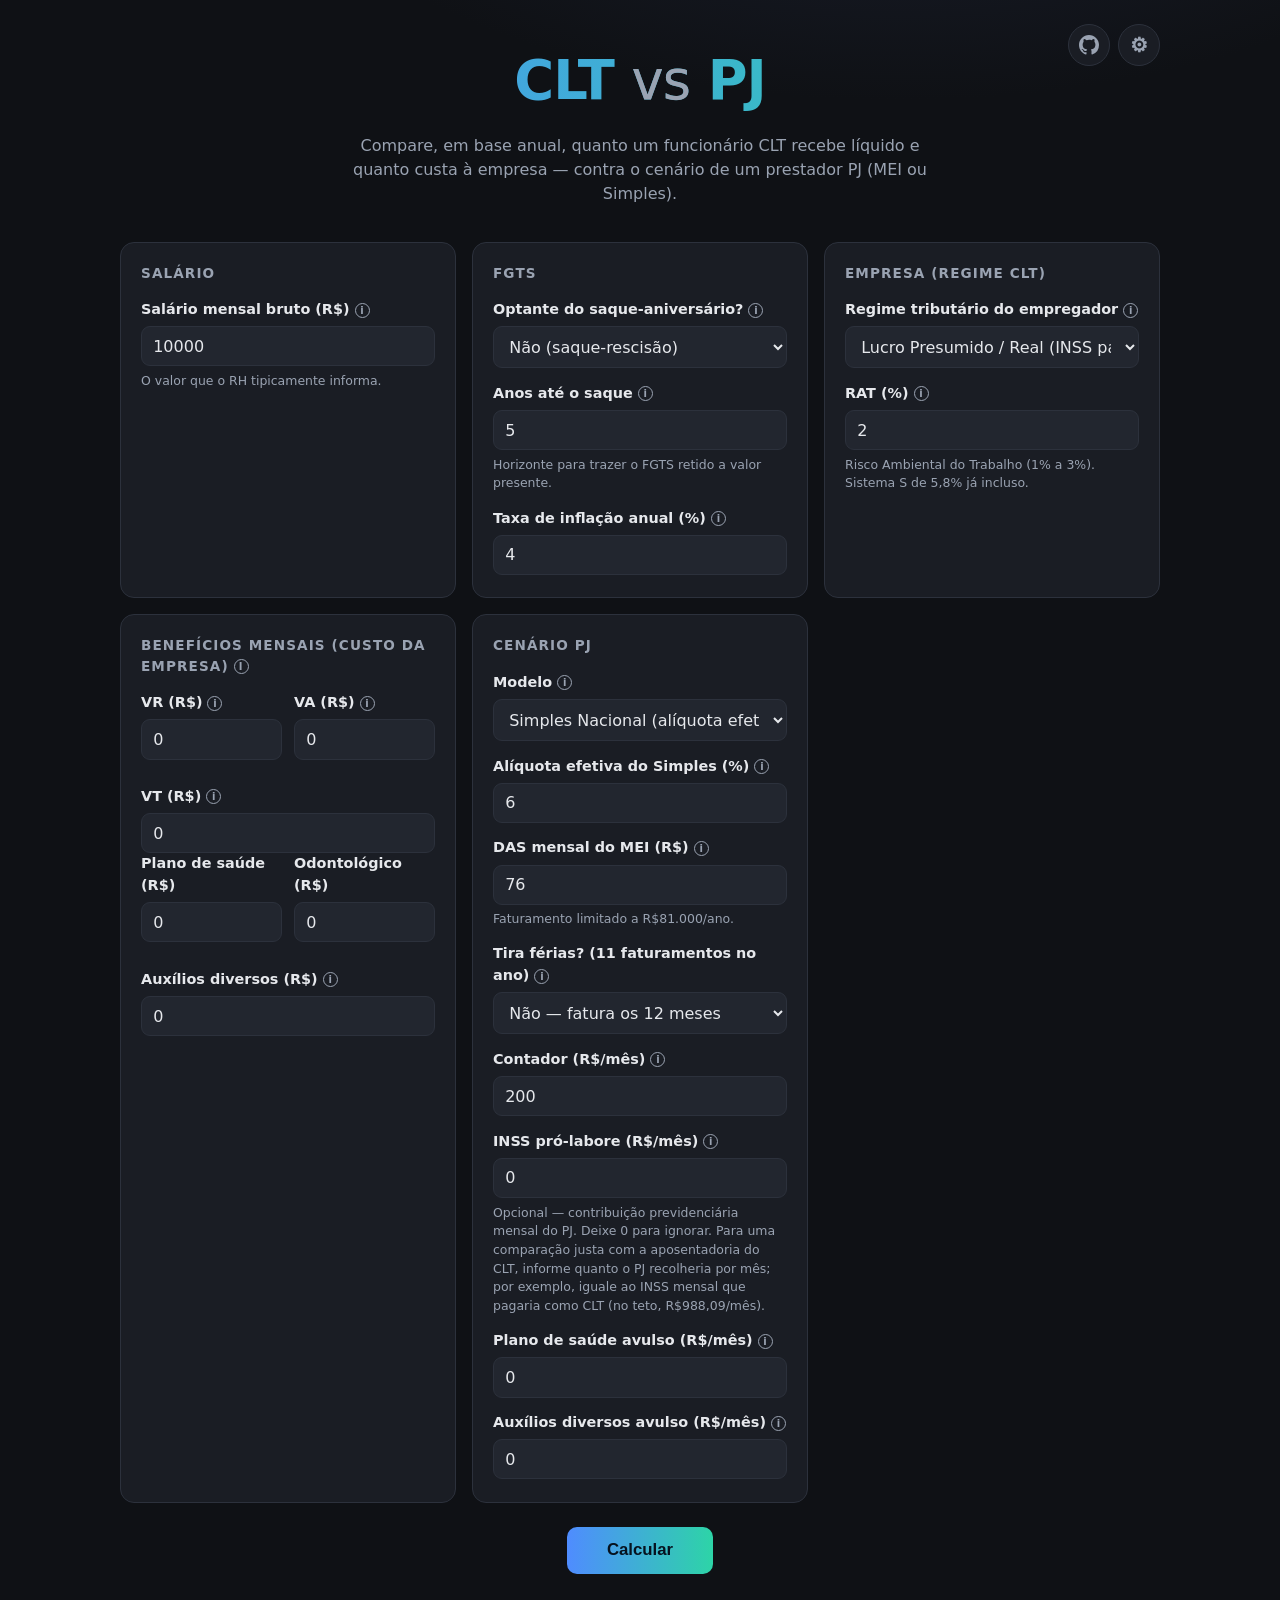
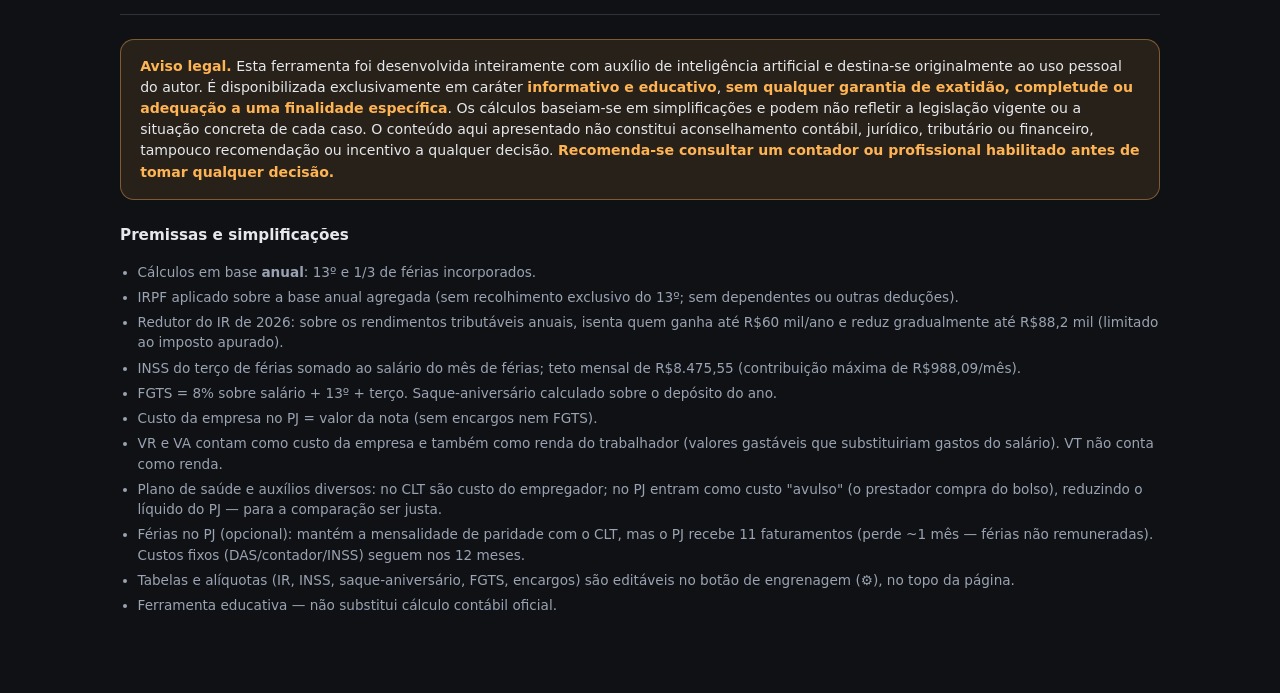
<file: index.html>
<!DOCTYPE html>
<html lang="pt-BR">
<head>
  <meta charset="UTF-8">
  <meta name="viewport" content="width=device-width, initial-scale=1.0">
  <title>Calculadora CLT vs PJ</title>
  <link rel="stylesheet" href="styles.css">
</head>
<body>
  <main class="container">
    <div class="top-bar">
      <a class="iconbtn gh" href="https://github.com/willian-m/Calculadora-CLT-vs-PJ"
         target="_blank" rel="noopener noreferrer"
         title="Ver o código no GitHub" aria-label="Repositório no GitHub">
        <svg viewBox="0 0 16 16" width="20" height="20" fill="currentColor" aria-hidden="true"><path d="M8 0C3.58 0 0 3.58 0 8c0 3.54 2.29 6.53 5.47 7.59.4.07.55-.17.55-.38 0-.19-.01-.82-.01-1.49-2.01.37-2.53-.49-2.69-.94-.09-.23-.48-.94-.82-1.13-.28-.15-.68-.52-.01-.53.63-.01 1.08.58 1.23.82.72 1.21 1.87.87 2.33.66.07-.52.28-.87.51-1.07-1.78-.2-3.64-.89-3.64-3.95 0-.87.31-1.59.82-2.15-.08-.2-.36-1.02.08-2.12 0 0 .67-.21 2.2.82a7.65 7.65 0 012-.27c.68 0 1.36.09 2 .27 1.53-1.04 2.2-.82 2.2-.82.44 1.1.16 1.92.08 2.12.51.56.82 1.27.82 2.15 0 3.07-1.87 3.75-3.65 3.95.29.25.54.73.54 1.48 0 1.07-.01 1.93-.01 2.2 0 .21.15.46.55.38A8.01 8.01 0 0016 8c0-4.42-3.58-8-8-8z"/></svg>
      </a>
      <button type="button" id="settingsBtn" class="iconbtn gear" title="Configurar tabelas e alíquotas" aria-label="Configurações">⚙</button>
    </div>
    <header class="hero">
      <h1>CLT <span class="vs">vs</span> PJ</h1>
      <p class="subtitle">
        Compare, em base anual, quanto um funcionário CLT recebe líquido e quanto
        custa à empresa — contra o cenário de um prestador PJ (MEI ou Simples).
      </p>
    </header>

    <form id="form" class="grid">
      <!-- ----------------------------------------------------------------- -->
      <section class="card">
        <h2>Salário</h2>
        <label class="field">
          <span>Salário mensal bruto (R$)<span class="info" tabindex="0" data-tip="Salário mensal bruto, antes dos descontos. A base anual usada nos cálculos é 12 salários + 1 (13º) + 1/3 (terço de férias).">i</span></span>
          <input type="number" id="salarioMensal" min="0" step="100" value="10000" required>
          <small>O valor que o RH tipicamente informa.</small>
        </label>
      </section>

      <!-- ----------------------------------------------------------------- -->
      <section class="card">
        <h2>FGTS</h2>
        <label class="field">
          <span>Optante do saque-aniversário?<span class="info" tabindex="0" data-tip="Optante: o trabalhador saca uma fração do FGTS por ano (tabela progressiva), mas perde o saque integral na rescisão. Não-optante: o FGTS fica retido até a saída, e aqui é trazido a valor presente.">i</span></span>
          <select id="optanteSaque">
            <option value="nao" selected>Não (saque-rescisão)</option>
            <option value="sim">Sim (saque-aniversário)</option>
          </select>
        </label>
        <label class="field">
          <span>Anos até o saque<span class="info" tabindex="0" data-tip="Horizonte, em anos, usado para descontar o FGTS retido a valor presente: VP = valor ÷ (1 + inflação)^anos.">i</span></span>
          <input type="number" id="anosAteSaque" min="0" step="1" value="5">
          <small>Horizonte para trazer o FGTS retido a valor presente.</small>
        </label>
        <label class="field">
          <span>Taxa de inflação anual (%)<span class="info" tabindex="0" data-tip="Taxa anual usada para trazer o FGTS futuro a valor presente. Padrão de 4%.">i</span></span>
          <input type="number" id="inflacao" min="0" step="0.5" value="4">
        </label>
      </section>

      <!-- ----------------------------------------------------------------- -->
      <section class="card">
        <h2>Empresa (regime CLT)</h2>
        <label class="field">
          <span>Regime tributário do empregador<span class="info" tabindex="0" data-tip="Simples Nacional: isento da cota patronal do INSS. Lucro Presumido/Real: paga INSS patronal (20%) + RAT + Sistema S (5,8%) sobre a remuneração. Os percentuais são editáveis nas configurações.">i</span></span>
          <select id="regime">
            <option value="lucro" selected>Lucro Presumido / Real (INSS patronal)</option>
            <option value="simples">Simples Nacional (isento de cota patronal)</option>
          </select>
        </label>
        <label class="field" id="ratField">
          <span>RAT (%)<span class="info" tabindex="0" data-tip="Risco Ambiental do Trabalho: alíquota de 1% a 3% conforme o grau de risco da atividade. Incide sobre a remuneração junto com o INSS patronal e o Sistema S.">i</span></span>
          <input type="number" id="rat" min="1" max="3" step="0.5" value="2">
          <small>Risco Ambiental do Trabalho (1% a 3%). Sistema S de 5,8% já incluso.</small>
        </label>
      </section>

      <!-- ----------------------------------------------------------------- -->
      <section class="card">
        <h2>Benefícios mensais (custo da empresa)<span class="info" tabindex="0" data-tip="Valores mensais pagos pela empresa (×12 no ano), somados ao custo do empregador. VR e VA também entram como renda do trabalhador (valor gastável). Plano de saúde e auxílios são comparados pelo custo de o PJ comprá-los avulso.">i</span></h2>
        <div class="field-row">
          <label class="field"><span>VR (R$)<span class="info" tabindex="0" data-tip="Vale-refeição: custo da empresa E renda do trabalhador (pode ser usado em compras que sairiam do salário).">i</span></span><input type="number" id="vr" min="0" step="10" value="0"></label>
          <label class="field"><span>VA (R$)<span class="info" tabindex="0" data-tip="Vale-alimentação: custo da empresa E renda do trabalhador (pode ser usado em compras que sairiam do salário).">i</span></span><input type="number" id="va" min="0" step="10" value="0"></label>
          <label class="field"><span>VT (R$)<span class="info" tabindex="0" data-tip="Vale-transporte: custo da empresa. Cobre o deslocamento, então não é contado como renda extra do trabalhador.">i</span></span><input type="number" id="vt" min="0" step="10" value="0"></label>
        </div>
        <div class="field-row">
          <label class="field"><span>Plano de saúde (R$)</span><input type="number" id="saude" min="0" step="10" value="0"></label>
          <label class="field"><span>Odontológico (R$)</span><input type="number" id="odonto" min="0" step="10" value="0"></label>
          <label class="field"><span>Auxílios diversos (R$)<span class="info" tabindex="0" data-tip="Outros benefícios que a empresa custeia (ex.: auxílio-creche, auxílio home-office). Informe o gasto mensal estimado da empresa.">i</span></span><input type="number" id="auxilios" min="0" step="10" value="0"></label>
        </div>
      </section>

      <!-- ----------------------------------------------------------------- -->
      <section class="card">
        <h2>Cenário PJ</h2>
        <label class="field">
          <span>Modelo<span class="info" tabindex="0" data-tip="MEI: DAS mensal fixo, com limite de R$81.000/ano de faturamento. Simples Nacional: alíquota efetiva incide sobre o faturamento (Anexo III de serviços começa em ~6%).">i</span></span>
          <select id="pjModelo">
            <option value="simples" selected>Simples Nacional (alíquota efetiva)</option>
            <option value="mei">MEI (DAS fixo)</option>
          </select>
        </label>
        <label class="field" id="aliquotaField">
          <span>Alíquota efetiva do Simples (%)<span class="info" tabindex="0" data-tip="Percentual efetivo do Simples aplicado sobre o faturamento (nota). Reduz o líquido do PJ. Ex.: 6% no início do Anexo III.">i</span></span>
          <input type="number" id="pjAliquota" min="0" step="0.5" value="6">
        </label>
        <label class="field" id="dasField" hidden>
          <span>DAS mensal do MEI (R$)<span class="info" tabindex="0" data-tip="Valor mensal fixo do DAS do MEI (×12 no ano), independente do faturamento. Pago também durante eventuais férias.">i</span></span>
          <input type="number" id="pjDas" min="0" step="1" value="76">
          <small>Faturamento limitado a R$81.000/ano.</small>
        </label>
        <label class="field">
          <span>Tira férias? (11 faturamentos no ano)<span class="info" tabindex="0" data-tip="Se o PJ tira férias, mantém a mensalidade de paridade com o CLT mas fatura só 11 meses — perde ~1 mês de renda (férias não remuneradas). Custos fixos seguem nos 12 meses.">i</span></span>
          <select id="pjFerias">
            <option value="nao" selected>Não — fatura os 12 meses</option>
            <option value="sim">Sim — perde 1 mês de faturamento</option>
          </select>
        </label>
        <label class="field">
          <span>Contador (R$/mês)<span class="info" tabindex="0" data-tip="Honorários mensais do contador (×12 no ano). Custo fixo que reduz o líquido do PJ.">i</span></span>
          <input type="number" id="pjContador" min="0" step="10" value="200">
        </label>
        <label class="field">
          <span>INSS pró-labore (R$/mês)<span class="info" tabindex="0" data-tip="Contribuição previdenciária mensal opcional do PJ (×12). Deixe 0 para ignorar. Para comparar a aposentadoria de forma justa, iguale ao INSS que pagaria como CLT.">i</span></span>
          <input type="number" id="pjInss" min="0" step="10" value="0">
          <small>
            Opcional — contribuição previdenciária mensal do PJ. Deixe 0 para ignorar.
            Para uma comparação justa com a aposentadoria do CLT, informe quanto o PJ
            recolheria por mês; por exemplo, iguale ao INSS mensal que pagaria como CLT
            (no teto, R$988,09/mês).
          </small>
        </label>
        <label class="field">
          <span>Plano de saúde avulso (R$/mês)<span class="info" tabindex="0" data-tip="Quanto o PJ paga por um plano de saúde individual (sem a empresa). Reduz o líquido do PJ, para equiparar ao plano que o CLT recebe.">i</span></span>
          <input type="number" id="pjSaude" min="0" step="10" value="0">
        </label>
        <label class="field">
          <span>Auxílios diversos avulso (R$/mês)<span class="info" tabindex="0" data-tip="Quanto o PJ gasta comprando avulso os mesmos auxílios que o CLT recebe (ex.: creche). Reduz o líquido do PJ.">i</span></span>
          <input type="number" id="pjAuxilios" min="0" step="10" value="0">
        </label>
      </section>

      <div class="actions">
        <button type="submit">Calcular</button>
      </div>
    </form>

    <section id="resultados" class="resultados" hidden></section>

    <footer class="notas">
      <div class="disclaimer">
        <strong>Aviso legal.</strong> Esta ferramenta foi desenvolvida inteiramente com
        auxílio de inteligência artificial e destina-se originalmente ao uso pessoal do
        autor. É disponibilizada exclusivamente em caráter <strong>informativo e
        educativo</strong>, <strong>sem qualquer garantia de exatidão, completude ou
        adequação a uma finalidade específica</strong>. Os cálculos baseiam-se em
        simplificações e podem não refletir a legislação vigente ou a situação concreta de
        cada caso. O conteúdo aqui apresentado não constitui aconselhamento contábil,
        jurídico, tributário ou financeiro, tampouco recomendação ou incentivo a qualquer
        decisão. <strong>Recomenda-se consultar um contador ou profissional habilitado
        antes de tomar qualquer decisão.</strong>
      </div>

      <h3>Premissas e simplificações</h3>
      <ul>
        <li>Cálculos em base <strong>anual</strong>: 13º e 1/3 de férias incorporados.</li>
        <li>IRPF aplicado sobre a base anual agregada (sem recolhimento exclusivo do 13º; sem dependentes ou outras deduções).</li>
        <li>Redutor do IR de 2026: sobre os rendimentos tributáveis anuais, isenta quem ganha até R$60 mil/ano e reduz gradualmente até R$88,2 mil (limitado ao imposto apurado).</li>
        <li>INSS do terço de férias somado ao salário do mês de férias; teto mensal de R$8.475,55 (contribuição máxima de R$988,09/mês).</li>
        <li>FGTS = 8% sobre salário + 13º + terço. Saque-aniversário calculado sobre o depósito do ano.</li>
        <li>Custo da empresa no PJ = valor da nota (sem encargos nem FGTS).</li>
        <li>VR e VA contam como custo da empresa e também como renda do trabalhador (valores gastáveis que substituiriam gastos do salário). VT não conta como renda.</li>
        <li>Plano de saúde e auxílios diversos: no CLT são custo do empregador; no PJ entram como custo "avulso" (o prestador compra do bolso), reduzindo o líquido do PJ — para a comparação ser justa.</li>
        <li>Férias no PJ (opcional): mantém a mensalidade de paridade com o CLT, mas o PJ recebe 11 faturamentos (perde ~1 mês — férias não remuneradas). Custos fixos (DAS/contador/INSS) seguem nos 12 meses.</li>
        <li>Tabelas e alíquotas (IR, INSS, saque-aniversário, FGTS, encargos) são editáveis no botão de engrenagem (⚙), no topo da página.</li>
        <li>Ferramenta educativa — não substitui cálculo contábil oficial.</li>
      </ul>
    </footer>
  </main>

  <div id="settingsModal" class="modal" hidden></div>

  <script src="calc.js"></script>
  <script src="app.js"></script>
</body>
</html>
</file>
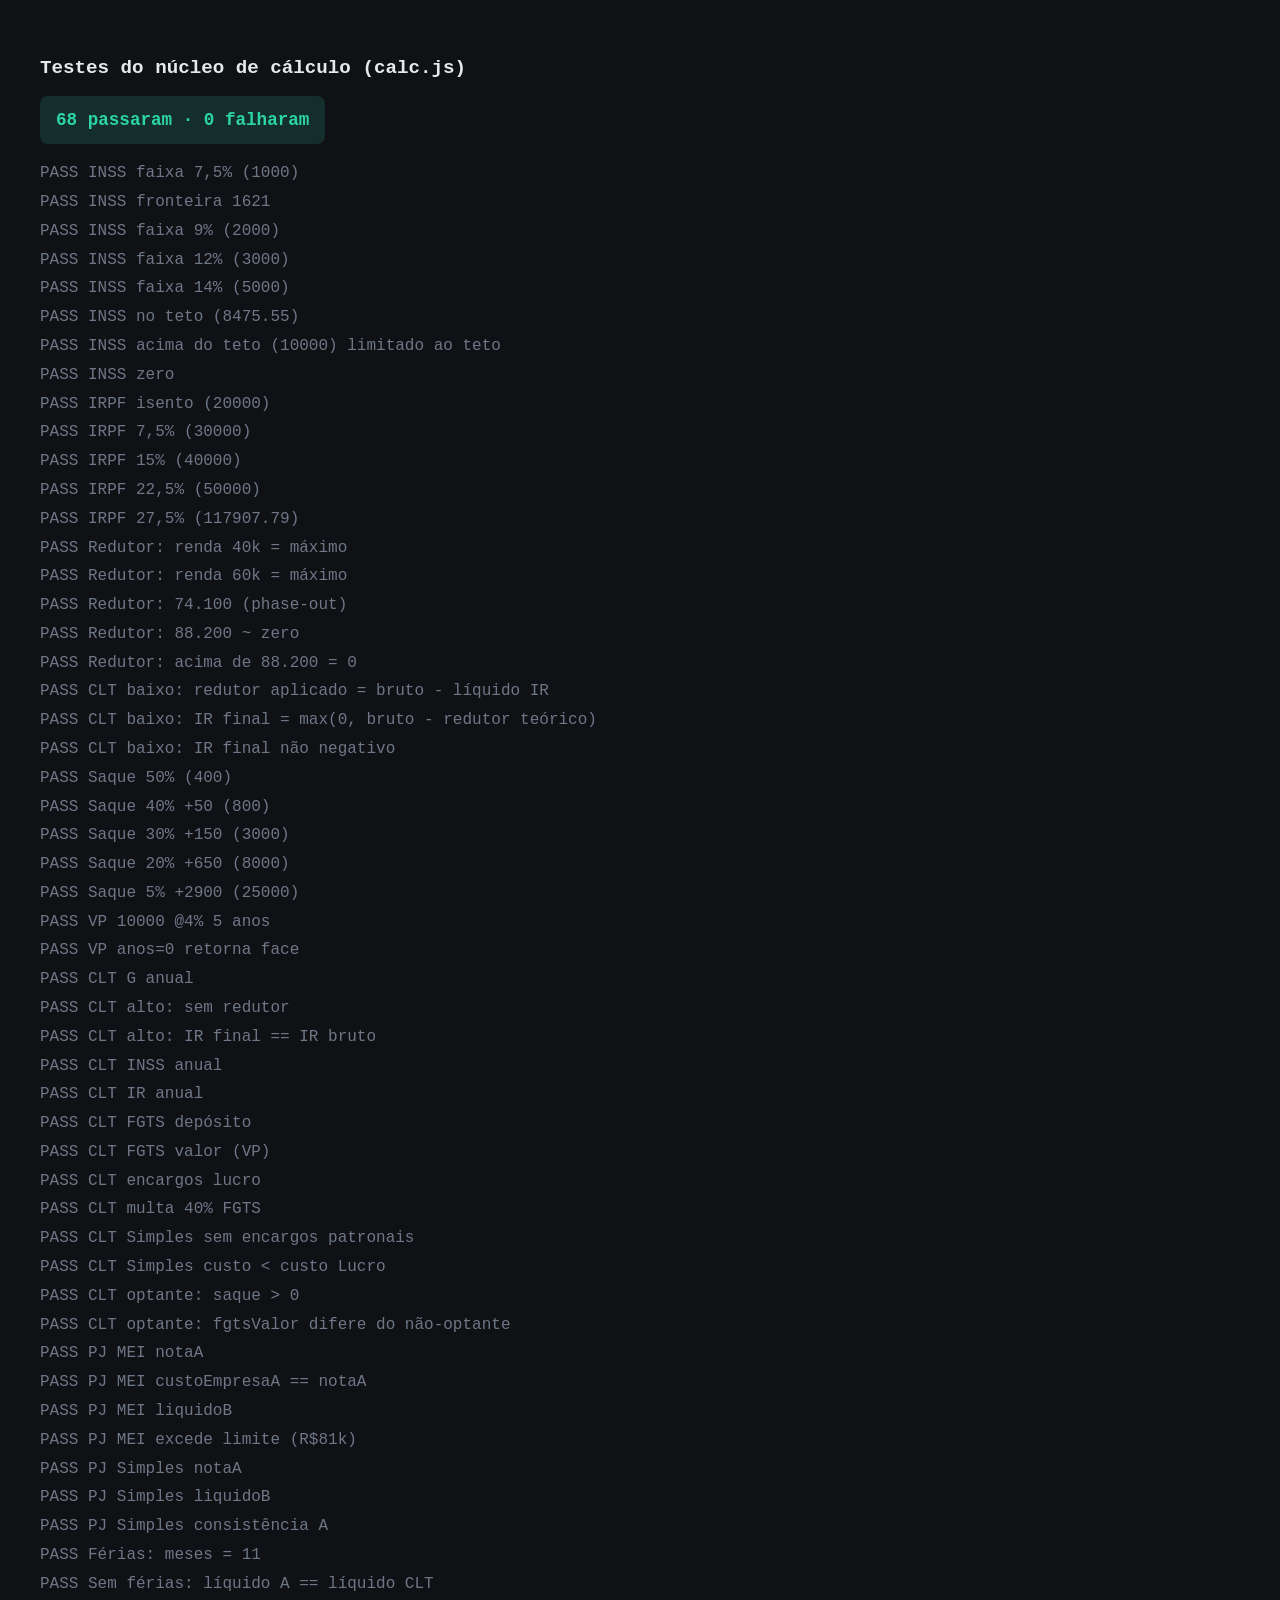
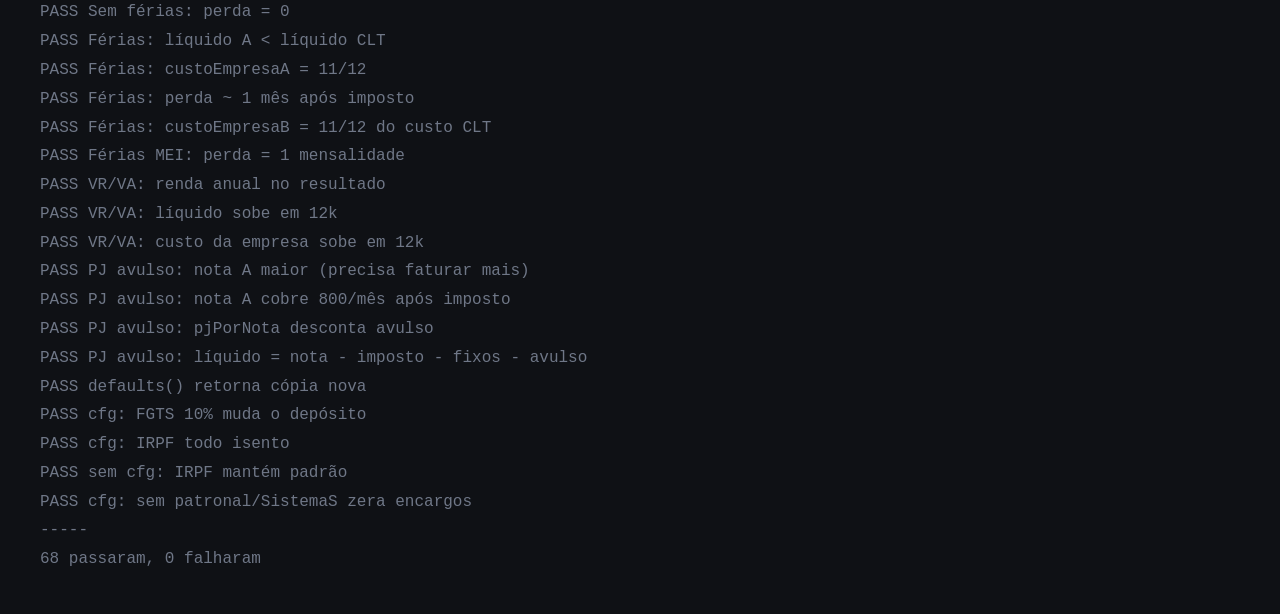
<file: tests.html>
<!DOCTYPE html>
<html lang="pt-BR">
<head>
  <meta charset="UTF-8">
  <meta name="viewport" content="width=device-width, initial-scale=1.0">
  <title>Testes — Calculadora CLT vs PJ</title>
  <style>
    body { font-family: ui-monospace, "SF Mono", Menlo, monospace; background: #0f1115;
           color: #e6e8ec; padding: 2rem; line-height: 1.6; }
    h1 { font-size: 1.2rem; }
    .summary { font-size: 1.1rem; font-weight: 700; padding: 0.6rem 1rem; border-radius: 8px;
               margin-bottom: 1rem; display: inline-block; }
    .ok { background: rgba(45, 212, 167, 0.15); color: #2dd4a7; }
    .bad { background: rgba(255, 107, 107, 0.15); color: #ff6b6b; }
    .line { padding: 0.1rem 0; }
    .line.fail { color: #ff6b6b; }
    .line.pass { color: #6f7787; }
  </style>
</head>
<body>
  <h1>Testes do núcleo de cálculo (calc.js)</h1>
  <div id="summary"></div>
  <div id="lines"></div>

  <script src="calc.js"></script>
  <script src="tests.js"></script>
  <script>
    var t = window.__TESTS__;
    var summary = document.getElementById('summary');
    summary.innerHTML = '<span class="summary ' + (t.failed === 0 ? 'ok' : 'bad') + '">' +
      t.passed + ' passaram · ' + t.failed + ' falharam</span>';
    var lines = document.getElementById('lines');
    t.report(function (line, ok) {
      var div = document.createElement('div');
      div.className = 'line ' + (ok ? 'pass' : 'fail');
      div.textContent = line;
      lines.appendChild(div);
    });
  </script>
</body>
</html>
</file>
<file: styles.css>
:root {
  --bg: #0f1115;
  --surface: #1a1d24;
  --surface-2: #22262f;
  --border: #2c313c;
  --text: #e6e8ec;
  --muted: #9aa3b2;
  --clt: #4f8cff;
  --pj: #2dd4a7;
  --accent: #ffb454;
  --danger: #ff6b6b;
  --radius: 14px;
  --shadow: 0 8px 30px rgba(0, 0, 0, 0.35);
}

* { box-sizing: border-box; }

body {
  margin: 0;
  font-family: "Inter", system-ui, -apple-system, "Segoe UI", Roboto, sans-serif;
  background: radial-gradient(1200px 600px at 70% -10%, #1b2030 0%, var(--bg) 55%);
  color: var(--text);
  line-height: 1.5;
  -webkit-font-smoothing: antialiased;
}

.container {
  max-width: 1080px;
  margin: 0 auto;
  padding: 2.5rem 1.25rem 4rem;
  position: relative;
}

/* ---- Hero ---------------------------------------------------------------- */
.hero { text-align: center; margin-bottom: 2.25rem; }
.hero h1 {
  font-size: clamp(2.4rem, 6vw, 3.4rem);
  margin: 0;
  font-weight: 800;
  letter-spacing: -0.02em;
  background: linear-gradient(90deg, var(--clt), var(--pj));
  -webkit-background-clip: text;
  background-clip: text;
  color: transparent;
}
.hero .vs { color: var(--muted); -webkit-text-fill-color: var(--muted); font-weight: 400; }
.subtitle { color: var(--muted); max-width: 620px; margin: 0.75rem auto 0; }

/* ---- Form ---------------------------------------------------------------- */
.grid {
  display: grid;
  grid-template-columns: repeat(auto-fit, minmax(280px, 1fr));
  gap: 1rem;
}
.card {
  background: var(--surface);
  border: 1px solid var(--border);
  border-radius: var(--radius);
  padding: 1.25rem 1.25rem 1.4rem;
}
.card h2 {
  margin: 0 0 1rem;
  font-size: 0.85rem;
  text-transform: uppercase;
  letter-spacing: 0.08em;
  color: var(--muted);
}
.field { display: flex; flex-direction: column; gap: 0.35rem; margin-bottom: 0.9rem; }
.field:last-child { margin-bottom: 0; }
.field > span { font-size: 0.9rem; font-weight: 600; }
.field small { color: var(--muted); font-size: 0.78rem; }
.field-row { display: flex; gap: 0.75rem; flex-wrap: wrap; }
.field-row .field { flex: 1 1 120px; }

input, select {
  background: var(--surface-2);
  border: 1px solid var(--border);
  border-radius: 9px;
  padding: 0.6rem 0.7rem;
  color: var(--text);
  font-size: 1rem;
  font-family: inherit;
  width: 100%;
}
input:focus, select:focus {
  outline: none;
  border-color: var(--clt);
  box-shadow: 0 0 0 3px rgba(79, 140, 255, 0.2);
}

.actions { grid-column: 1 / -1; display: flex; justify-content: center; margin-top: 0.5rem; }
button {
  background: linear-gradient(90deg, var(--clt), var(--pj));
  color: #06121f;
  border: none;
  border-radius: 10px;
  padding: 0.85rem 2.5rem;
  font-size: 1.05rem;
  font-weight: 700;
  cursor: pointer;
  transition: transform 0.08s ease, filter 0.15s ease;
}
button:hover { filter: brightness(1.08); }
button:active { transform: translateY(1px); }

/* ---- Resultados ---------------------------------------------------------- */
.resultados { margin-top: 2.25rem; }
.cmp-grid {
  display: grid;
  grid-template-columns: 1fr 1fr;
  gap: 1rem;
  margin-bottom: 1rem;
}
@media (max-width: 640px) { .cmp-grid { grid-template-columns: 1fr; } }

.panel {
  background: var(--surface);
  border: 1px solid var(--border);
  border-top: 3px solid var(--border);
  border-radius: var(--radius);
  padding: 1.25rem 1.4rem;
}
.panel.clt { border-top-color: var(--clt); }
.panel.pj { border-top-color: var(--pj); }
.panel h3 { margin: 0 0 0.25rem; font-size: 1.1rem; }
.panel .tag { font-size: 0.78rem; color: var(--muted); }

.headline {
  display: flex; justify-content: space-between; align-items: baseline;
  margin: 1rem 0 0.25rem; gap: 0.5rem;
}
.headline .label { color: var(--muted); font-size: 0.85rem; }
.headline .value { font-size: 1.5rem; font-weight: 800; text-align: right; }
.headline .value small { display: block; font-size: 0.78rem; color: var(--muted); font-weight: 600; margin-top: 0.1rem; }
.value.clt { color: var(--clt); }
.value.pj { color: var(--pj); }

table.breakdown { width: 100%; border-collapse: collapse; margin-top: 1rem; font-size: 0.9rem; }
table.breakdown td { padding: 0.4rem 0; border-bottom: 1px solid var(--border); }
table.breakdown td:nth-child(2) { text-align: right; color: var(--muted); font-variant-numeric: tabular-nums; padding-right: 0.4rem; }
table.breakdown td:nth-child(3) { text-align: right; font-variant-numeric: tabular-nums; }
table.breakdown tr:last-child td { border-bottom: none; }
table.breakdown tr.head td { color: var(--muted); font-size: 0.72rem; text-transform: uppercase; letter-spacing: 0.04em; padding: 0 0 0.2rem; border-bottom: 1px solid var(--border); }
table.breakdown tr.head td:nth-child(2) { color: var(--muted); }
table.breakdown .sub td:first-child { color: var(--muted); padding-left: 1rem; }
table.breakdown .total td { font-weight: 700; border-top: 2px solid var(--border); padding-top: 0.6rem; }

.hint { color: var(--muted); font-size: 0.82rem; margin: 0.6rem 0 0; }
.muted { color: var(--muted); }

/* ---- Slider -------------------------------------------------------------- */
.slider-box {
  background: var(--surface);
  border: 1px solid var(--border);
  border-radius: var(--radius);
  padding: 1.1rem 1.4rem 1.2rem;
  margin-bottom: 1rem;
}
.slider-labels {
  display: flex; justify-content: space-between; align-items: flex-start;
  gap: 1rem; font-size: 0.82rem; font-weight: 700; margin-bottom: 0.7rem;
}
.slider-labels small { font-weight: 400; color: var(--muted); }
.slider-labels .right { text-align: right; }
.slider-readout { flex: 1; text-align: center; font-weight: 400; font-size: 0.9rem; }
input[type=range] {
  width: 100%; -webkit-appearance: none; appearance: none;
  height: 6px; border-radius: 4px; padding: 0;
  background: linear-gradient(90deg, var(--clt), var(--pj));
}
input[type=range]::-webkit-slider-thumb {
  -webkit-appearance: none; appearance: none;
  width: 20px; height: 20px; border-radius: 50%;
  background: #fff; border: 3px solid var(--pj); cursor: pointer;
  box-shadow: var(--shadow);
}
input[type=range]::-moz-range-thumb {
  width: 20px; height: 20px; border-radius: 50%;
  background: #fff; border: 3px solid var(--pj); cursor: pointer;
}
.pos { color: var(--pj); }
.neg { color: var(--danger); }

.verdict {
  background: var(--surface-2);
  border: 1px solid var(--border);
  border-radius: var(--radius);
  padding: 1.1rem 1.4rem;
  margin-bottom: 1rem;
}
.verdict h4 { margin: 0 0 0.4rem; font-size: 0.8rem; text-transform: uppercase; letter-spacing: 0.06em; color: var(--muted); }
.verdict p { margin: 0.25rem 0; }
.verdict strong { font-variant-numeric: tabular-nums; }

.alert {
  background: rgba(255, 107, 107, 0.12);
  border: 1px solid rgba(255, 107, 107, 0.4);
  color: #ffc2c2;
  border-radius: 10px;
  padding: 0.8rem 1rem;
  margin-bottom: 1rem;
  font-size: 0.9rem;
}

/* ---- Tooltips ------------------------------------------------------------ */
.info {
  display: inline-flex; align-items: center; justify-content: center;
  width: 15px; height: 15px; border-radius: 50%;
  border: 1px solid var(--muted); color: var(--muted);
  font-size: 10px; font-weight: 700; font-style: normal;
  cursor: help; margin-left: 5px; vertical-align: middle; position: relative;
  flex: none;
}
.info:hover, .info:focus { border-color: var(--clt); color: var(--clt); outline: none; }
.info:hover::after, .info:focus::after {
  content: attr(data-tip);
  position: absolute; left: 50%; bottom: 150%; transform: translateX(-50%);
  width: 250px; max-width: 70vw;
  background: #05070b; color: var(--text);
  border: 1px solid var(--border); border-radius: 10px;
  padding: 0.6rem 0.7rem; font-size: 0.78rem; font-weight: 400;
  line-height: 1.45; text-align: left; white-space: normal;
  z-index: 60; box-shadow: var(--shadow); pointer-events: none;
}
.info:hover::before, .info:focus::before {
  content: ''; position: absolute; left: 50%; bottom: 150%;
  transform: translate(-50%, 95%); border: 6px solid transparent;
  border-top-color: #05070b; z-index: 61; pointer-events: none;
}
table.breakdown td .info { margin-left: 4px; }

/* ---- Botões de topo (GitHub e engrenagem) -------------------------------- */
.top-bar {
  position: absolute; top: 1.5rem; right: 1.25rem;
  display: flex; gap: 0.5rem; align-items: center;
}
.iconbtn {
  width: 42px; height: 42px; padding: 0; border-radius: 50%;
  background: var(--surface); color: var(--muted);
  border: 1px solid var(--border); font-size: 1.25rem; line-height: 1;
  display: inline-flex; align-items: center; justify-content: center;
  cursor: pointer; box-shadow: none; text-decoration: none;
  transition: color 0.15s ease, border-color 0.15s ease, transform 0.15s ease;
}
.iconbtn:hover { color: var(--text); border-color: var(--clt); filter: none; }
.gear:hover { transform: rotate(30deg); }
.gh svg { display: block; }

/* ---- Modal de configurações ---------------------------------------------- */
.modal {
  position: fixed; inset: 0; z-index: 100;
  background: rgba(0, 0, 0, 0.6);
  display: flex; align-items: flex-start; justify-content: center;
  padding: 3rem 1rem; overflow-y: auto;
}
.modal[hidden] { display: none; }
.modal-card {
  background: var(--bg); border: 1px solid var(--border);
  border-radius: var(--radius); box-shadow: var(--shadow);
  max-width: 760px; width: 100%; padding: 1.5rem 1.6rem 1.8rem;
}
.modal-head { display: flex; justify-content: space-between; align-items: center; margin-bottom: 0.4rem; }
.modal-head h2 { margin: 0; font-size: 1.3rem; }
.modal-close {
  background: none; border: none; color: var(--muted); font-size: 1.5rem;
  cursor: pointer; padding: 0 0.3rem; width: auto;
}
.modal-close:hover { color: var(--text); filter: none; }
.modal .desc { color: var(--muted); font-size: 0.85rem; margin: 0 0 1rem; }
.cfg-group { margin: 1.3rem 0 0.5rem; }
.cfg-group h3 { font-size: 0.85rem; text-transform: uppercase; letter-spacing: 0.06em; color: var(--clt); margin: 0 0 0.5rem; }
table.cfg-table { width: 100%; border-collapse: collapse; font-size: 0.85rem; }
table.cfg-table th { text-align: left; color: var(--muted); font-weight: 600; font-size: 0.75rem; padding: 0 0.4rem 0.3rem; }
table.cfg-table td { padding: 0.2rem 0.4rem 0.2rem 0; }
table.cfg-table td.inf { color: var(--muted); text-align: center; font-size: 1.1rem; }
table.cfg-table input { padding: 0.4rem 0.5rem; font-size: 0.9rem; }
.cfg-scalars { display: grid; grid-template-columns: repeat(auto-fit, minmax(150px, 1fr)); gap: 0.7rem; }
.cfg-scalars .field { margin-bottom: 0; }
.modal-actions { display: flex; justify-content: flex-end; gap: 0.7rem; margin-top: 1.6rem; flex-wrap: wrap; }
.btn-secondary {
  background: var(--surface-2); color: var(--text);
  border: 1px solid var(--border); border-radius: 10px;
  padding: 0.7rem 1.3rem; font-size: 0.95rem; font-weight: 600; cursor: pointer;
}
.btn-secondary:hover { filter: brightness(1.15); }
.modal-actions button { padding: 0.7rem 1.6rem; }

/* ---- Disclaimer ----------------------------------------------------------- */
.disclaimer {
  background: rgba(255, 180, 84, 0.1);
  border: 1px solid rgba(255, 180, 84, 0.4);
  border-radius: var(--radius);
  padding: 1rem 1.2rem;
  margin-bottom: 1.5rem;
  color: var(--text);
  font-size: 0.88rem;
  line-height: 1.5;
}
.disclaimer strong { color: var(--accent); }

/* ---- Notas --------------------------------------------------------------- */
.notas {
  margin-top: 2.5rem;
  padding-top: 1.5rem;
  border-top: 1px solid var(--border);
  color: var(--muted);
  font-size: 0.85rem;
}
.notas h3 { color: var(--text); font-size: 0.95rem; }
.notas ul { padding-left: 1.1rem; }
.notas li { margin: 0.3rem 0; }
</file>
